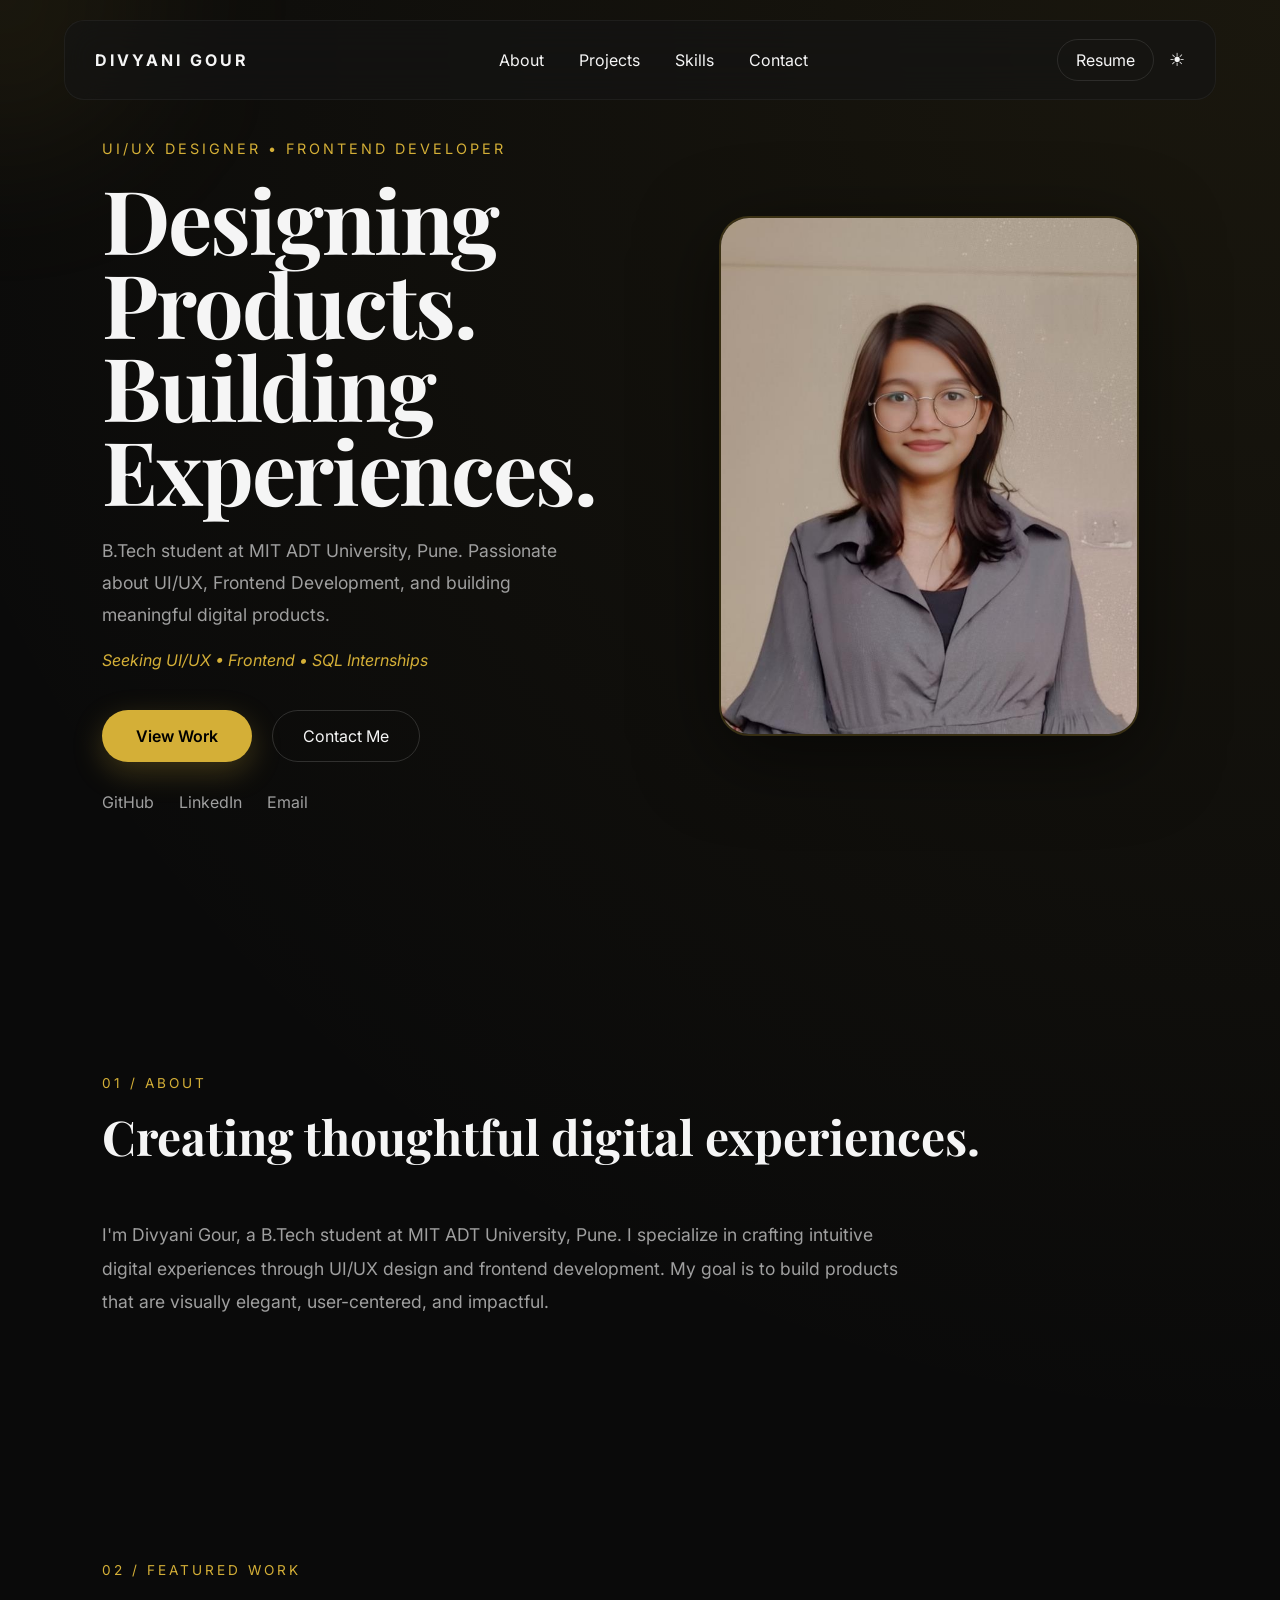
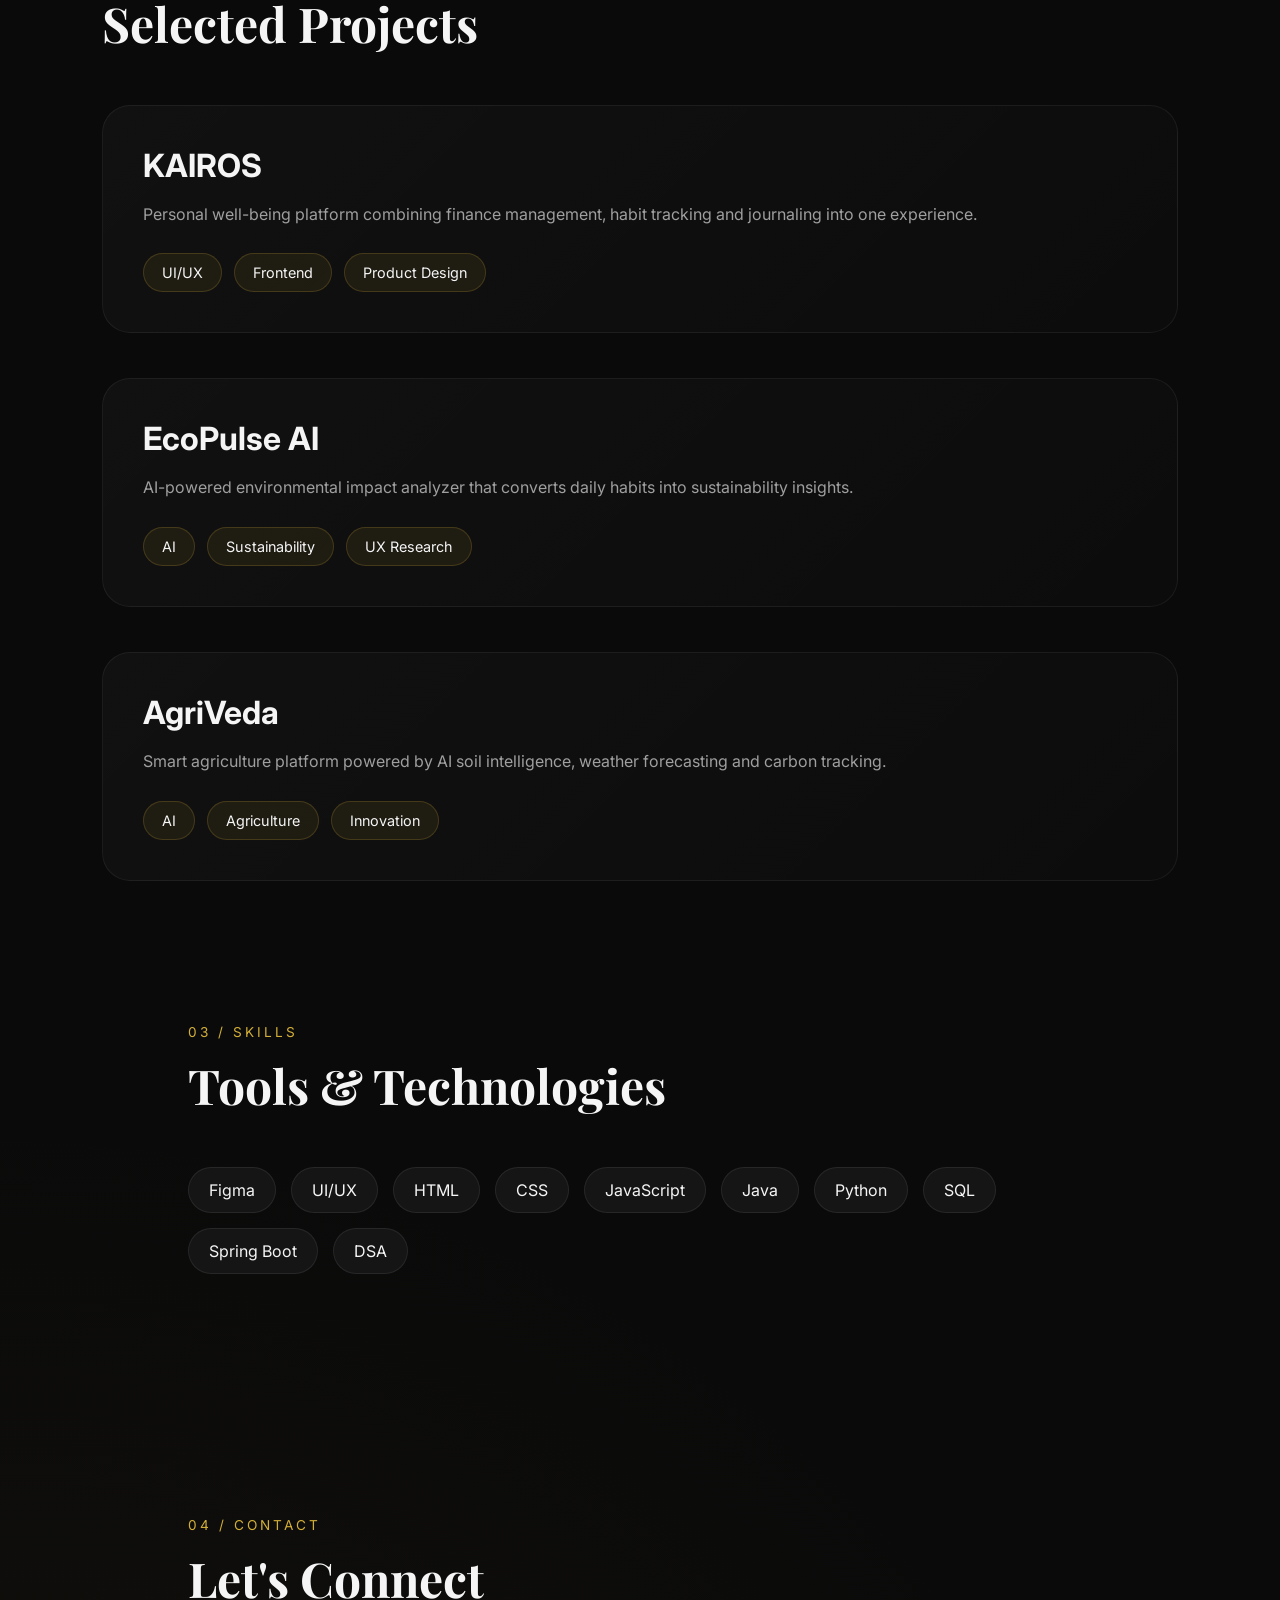
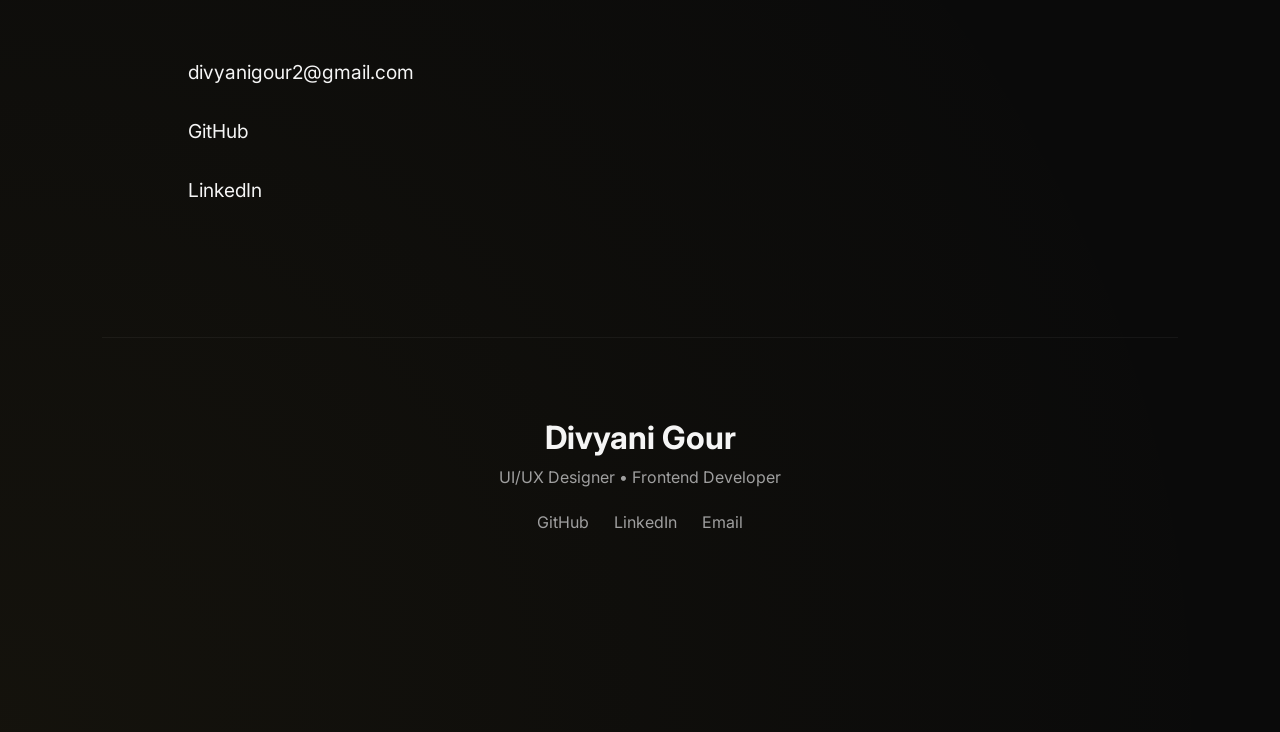
<file: index.html>
<!DOCTYPE html>
<html lang="en">

<head>
    <meta charset="UTF-8">
    <meta name="viewport" content="width=device-width, initial-scale=1.0">

    <title>Divyani Gour | UI/UX Designer & Frontend Developer</title>

    <link rel="stylesheet" href="css/style.css">

    <link rel="preconnect" href="https://fonts.googleapis.com">
    <link rel="preconnect" href="https://fonts.gstatic.com" crossorigin>

    <link href="https://fonts.googleapis.com/css2?family=Inter:wght@300;400;500;600;700&family=Playfair+Display:wght@500;600;700&display=swap" rel="stylesheet">
</head>

<body>
    <div class="scroll-progress"></div>

    <div class="cursor-glow"></div>

    <nav class="navbar">

        <div class="logo">DIVYANI GOUR</div>

        <ul class="nav-links">
            <li><a href="#about">About</a></li>
            <li><a href="#projects">Projects</a></li>
            <li><a href="#skills">Skills</a></li>
            <li><a href="#contact">Contact</a></li>
        </ul>

        <div class="nav-actions">
            <a href="assets/resume/resume.pdf" download class="resume-btn">
                Resume
            </a>

            <button id="theme-toggle">☀</button>
        </div>

    </nav>

   

    <section class="hero">

        <div class="hero-content">

            <p class="tag">
                UI/UX DESIGNER • FRONTEND DEVELOPER
            </p>

            <h1>
                Designing Products.<br>
                Building Experiences.
            </h1>

            <p class="hero-description">
                B.Tech student at MIT ADT University, Pune.
                Passionate about UI/UX, Frontend Development,
                and building meaningful digital products.
            </p>

            <div class="signature">
                Seeking UI/UX • Frontend • SQL Internships
            </div>

            <div class="hero-buttons">
                <a href="#projects" class="primary-btn">View Work</a>
                <a href="#contact" class="secondary-btn">Contact Me</a>
            </div>
            
            <div class="social-sidebar">
                <a href="https://github.com/divyanithakur" target="_blank">GitHub</a>
                <a href="https://www.linkedin.com/in/divyani-gour-309607332" target="_blank">LinkedIn</a>
                <a href="mailto:divyanigour2@gmail.com">Email</a>
            </div>

        </div>

        <div class="hero-image">
            <img src="assets/images/divyani.jpg" alt="Divyani Gour">
        </div>

    </section>

    <section id="about">

        <div class="section-header">
            <span>01 / ABOUT</span>
            <h2>Creating thoughtful digital experiences.</h2>
        </div>

        <p class="about-text">
            I'm Divyani Gour, a B.Tech student at MIT ADT University, Pune.
            I specialize in crafting intuitive digital experiences through
            UI/UX design and frontend development. My goal is to build products
            that are visually elegant, user-centered, and impactful.
        </p>
    </section>

    <section id="projects" class="projects">

        <div class="section-header">
            <span>02 / FEATURED WORK</span>
            <h2>Selected Projects</h2>
        </div>
    
        <div class="projects-grid">
    
            <div class="project-card">
    
                <div class="project-content">
                    <h3>KAIROS</h3>
    
                    <p>
                        Personal well-being platform combining finance management,
                        habit tracking and journaling into one experience.
                    </p>
    
                    <div class="project-tags">
                        <span>UI/UX</span>
                        <span>Frontend</span>
                        <span>Product Design</span>
                    </div>
                </div>
    
            </div>
    
            <div class="project-card">
    
                <div class="project-content">
                    <h3>EcoPulse AI</h3>
    
                    <p>
                        AI-powered environmental impact analyzer that converts
                        daily habits into sustainability insights.
                    </p>
    
                    <div class="project-tags">
                        <span>AI</span>
                        <span>Sustainability</span>
                        <span>UX Research</span>
                    </div>
                </div>
    
            </div>
    
            <div class="project-card">
    
                <div class="project-content">
                    <h3>AgriVeda</h3>
    
                    <p>
                        Smart agriculture platform powered by AI soil intelligence,
                        weather forecasting and carbon tracking.
                    </p>
    
                    <div class="project-tags">
                        <span>AI</span>
                        <span>Agriculture</span>
                        <span>Innovation</span>
                    </div>
                </div>
    
            </div>
    
        </div>
    

    <section id="skills">

        <div class="section-header">
            <span>03 / SKILLS</span>
            <h2>Tools & Technologies</h2>
        </div>

        <div class="skill-tags">
            <span>Figma</span>
            <span>UI/UX</span>
            <span>HTML</span>
            <span>CSS</span>
            <span>JavaScript</span>
            <span>Java</span>
            <span>Python</span>
            <span>SQL</span>
            <span>Spring Boot</span>
            <span>DSA</span>
        </div>

    </section>

    <section id="contact">

        <div class="section-header">
            <span>04 / CONTACT</span>
            <h2>Let's Connect</h2>
        </div>

        <a href="mailto:divyanigour2@gmail.com" class="contact-mail">
            divyanigour2@gmail.com
        </a>

        <br><br>

        <a href="https://github.com/divyanithakur" target="_blank" class="contact-mail">
            GitHub
        </a>

        <br><br>

        <a href="https://www.linkedin.com/in/divyani-gour-309607332" target="_blank" class="contact-mail">
            LinkedIn
        </a>

    </section>
    <footer class="footer">

        <h3>Divyani Gour</h3>
    
        <p>
            UI/UX Designer • Frontend Developer
        </p>
    
        <div class="footer-links">
    
            <a href="https://github.com/divyanithakur" target="_blank">
                GitHub
            </a>
    
            <a href="https://www.linkedin.com/in/divyani-gour-309607332" target="_blank">
                LinkedIn
            </a>
    
            <a href="mailto:divyanigour2@gmail.com">
                Email
            </a>
    
        </div>
    
    </footer>

    <script src="js/main.js"></script>

</body>
</html>
</file>
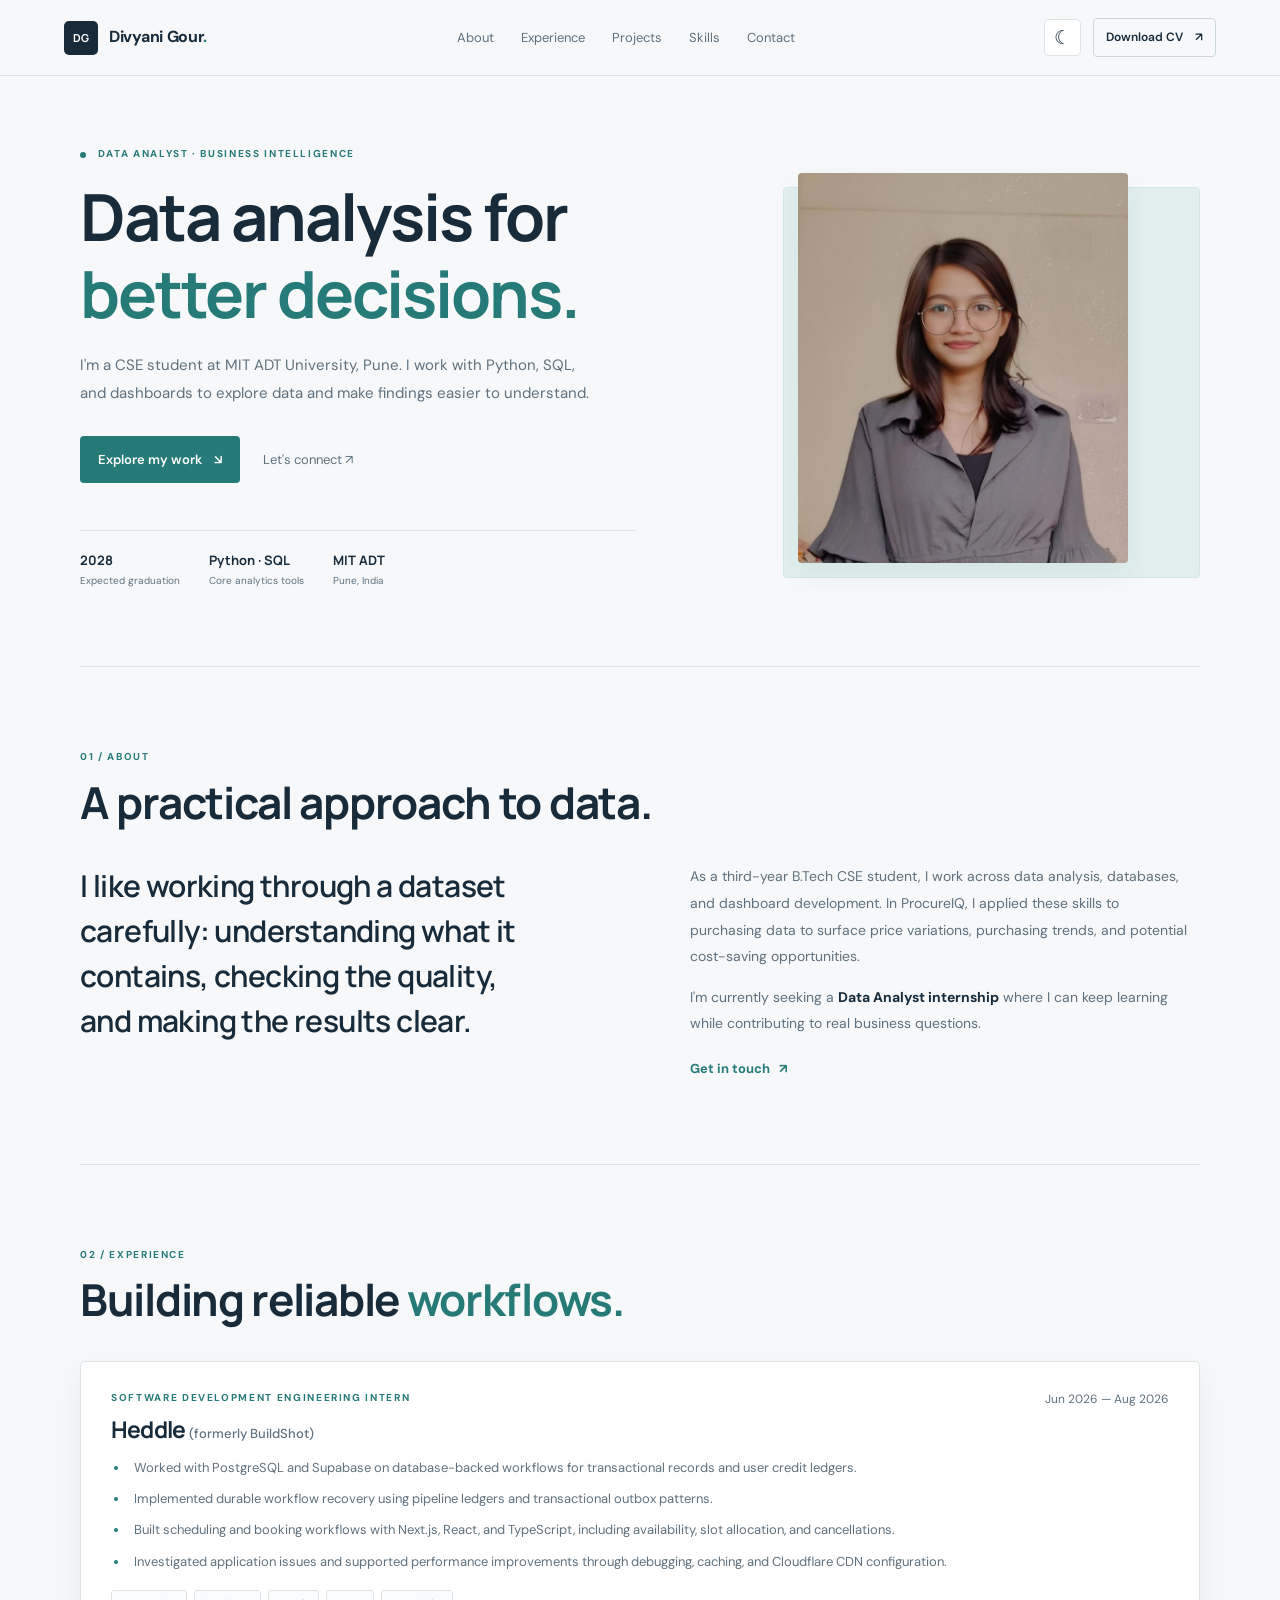
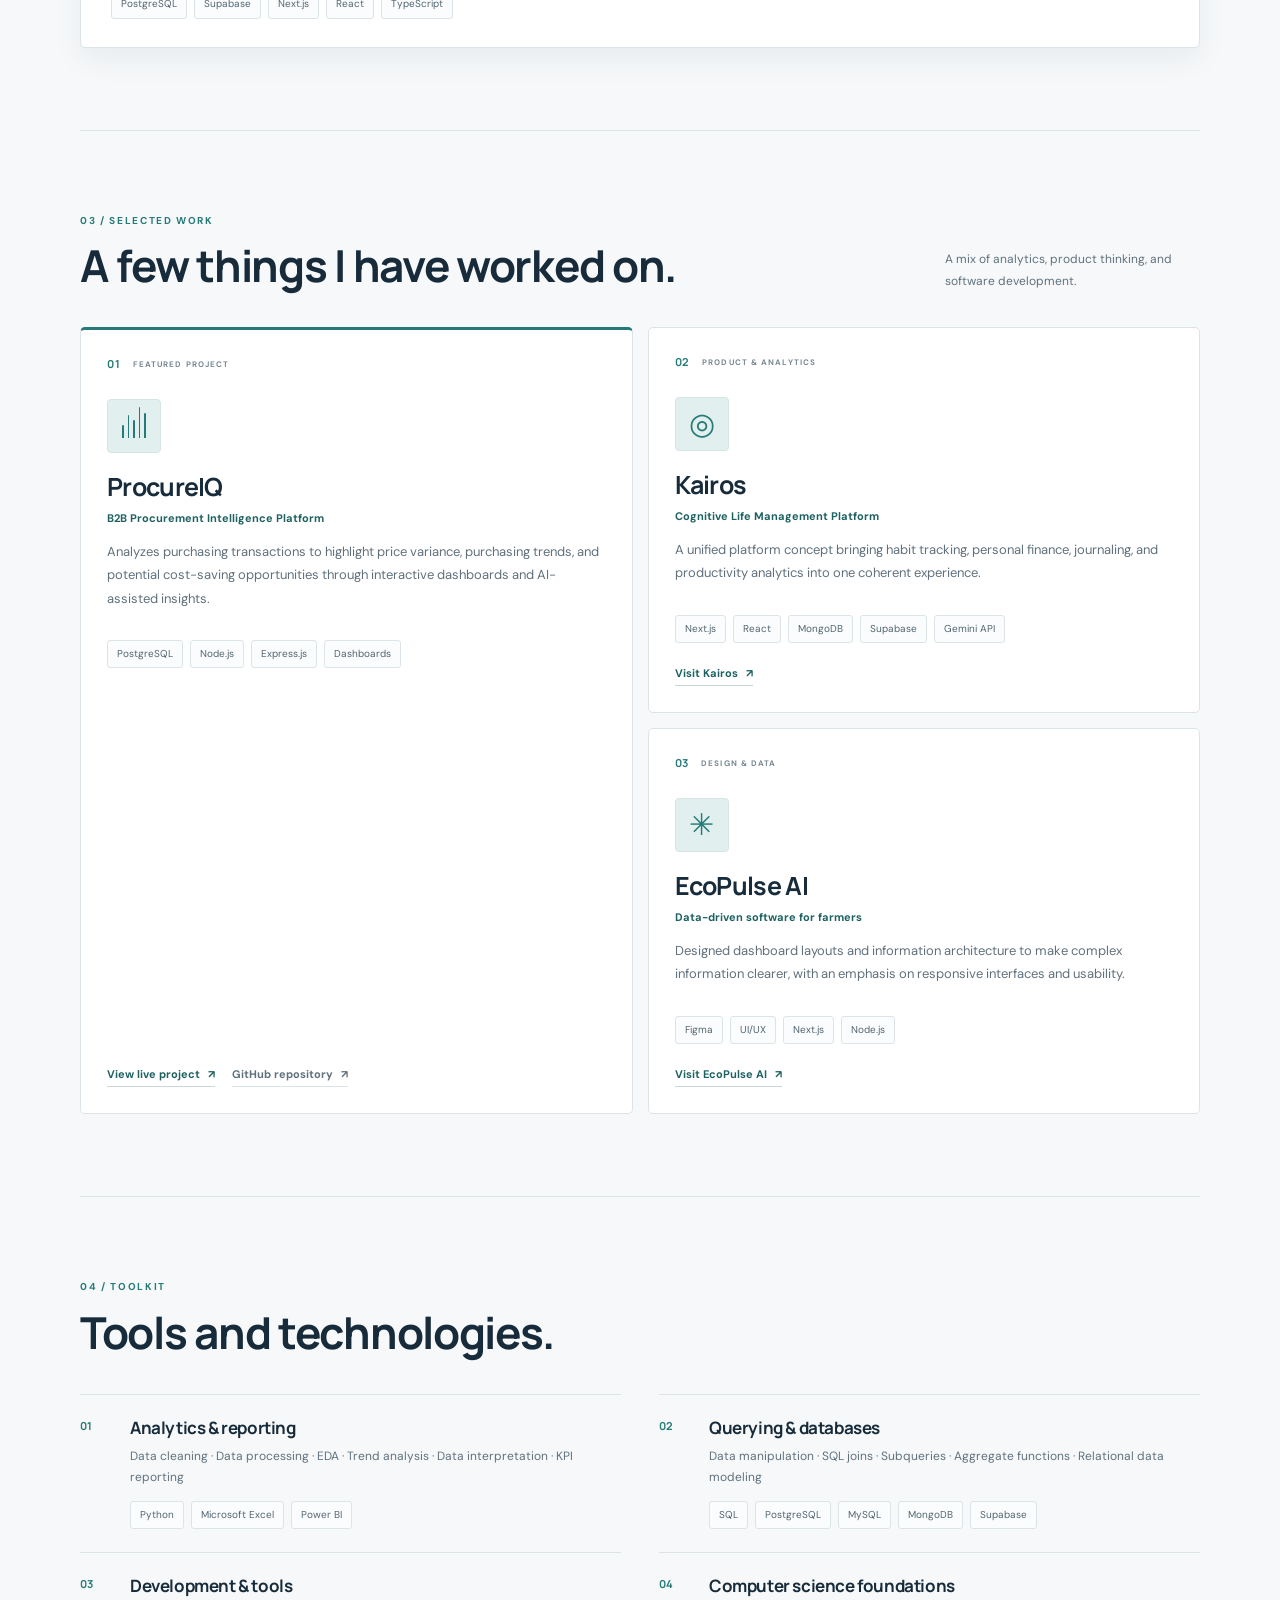
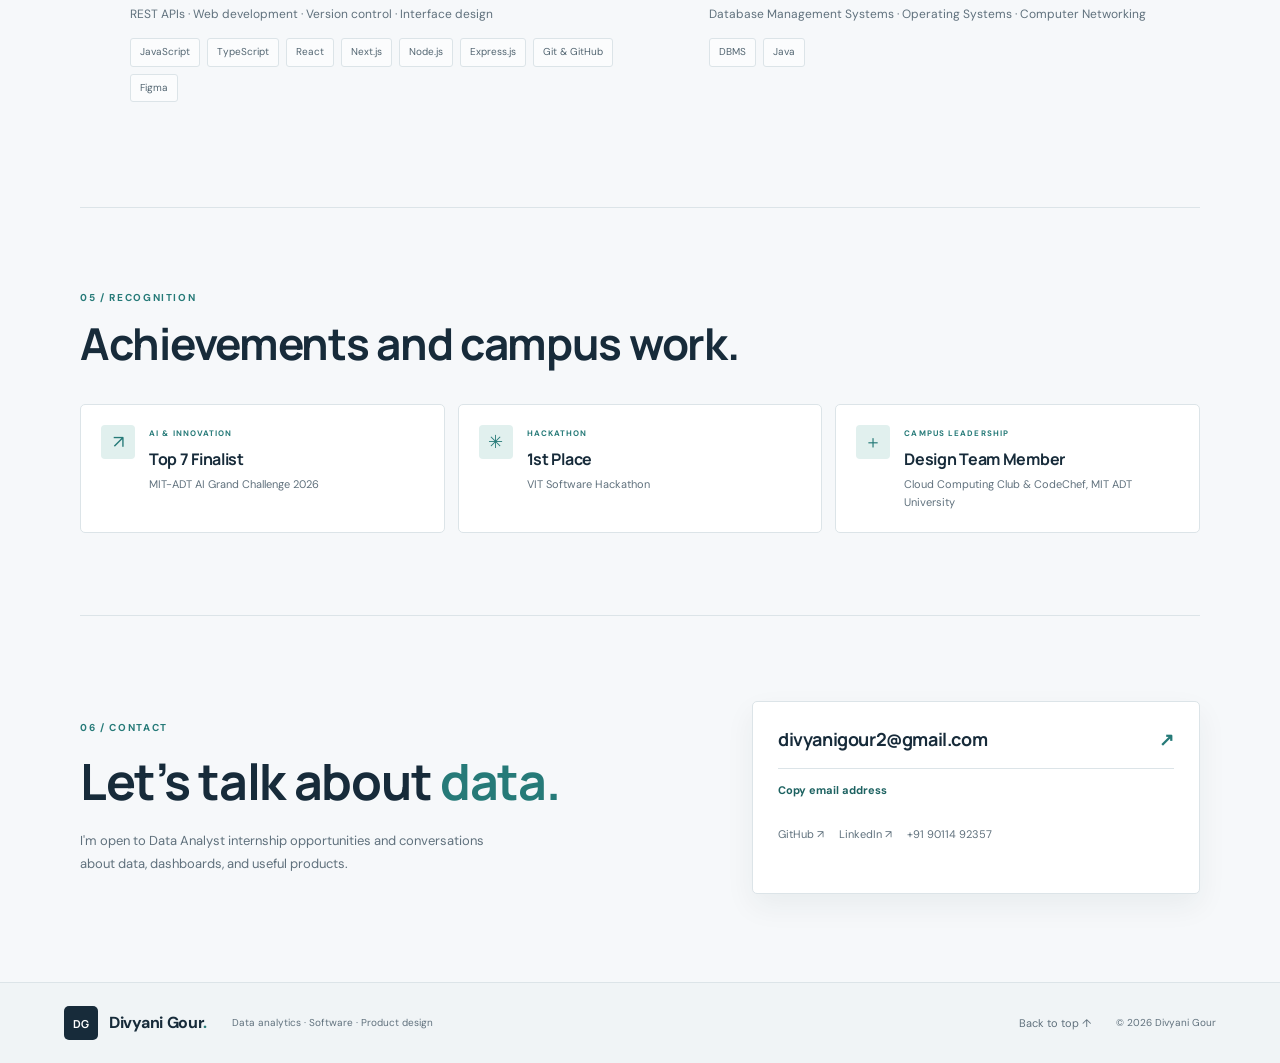
<file: Divyani-Portfolio-Updated/index.html>
<!doctype html>
<html lang="en">
<head>
  <meta charset="utf-8">
  <meta name="viewport" content="width=device-width, initial-scale=1">
  <meta name="theme-color" content="#f6f8fa">
  <meta name="description" content="Divyani Vinodsing Gour — Data Analyst focused on Python, SQL, PostgreSQL, Power BI and business insights.">
  <title>Divyani Vinodsing Gour — Data Analyst</title>
  <link rel="preconnect" href="https://fonts.googleapis.com">
  <link rel="preconnect" href="https://fonts.gstatic.com" crossorigin>
  <link href="https://fonts.googleapis.com/css2?family=DM+Sans:wght@400;500;600;700&family=Manrope:wght@400;500;600;700;800&display=swap" rel="stylesheet">
  <link rel="stylesheet" href="css/style.css">
  <script src="js/main.js" defer></script>
</head>
<body>
  <a class="skip-link" href="#main">Skip to content</a>
  <header class="site-header">
    <a class="brand" href="#home" aria-label="Divyani Gour, home"><span class="brand-mark">DG</span><span>Divyani Gour<span class="brand-dot">.</span></span></a>
    <button class="menu-toggle" id="menu-toggle" type="button" aria-label="Open navigation" aria-expanded="false" aria-controls="nav-links"><span></span><span></span></button>
    <nav class="nav-links" id="nav-links" aria-label="Main navigation">
      <a href="#about">About</a><a href="#experience">Experience</a><a href="#projects">Projects</a><a href="#skills">Skills</a><a href="#contact">Contact</a>
    </nav>
    <div class="header-actions">
      <button class="theme-toggle" id="theme-toggle" type="button" aria-label="Switch to light theme" title="Toggle theme"><span aria-hidden="true">☼</span></button>
      <a class="button button-small button-outline" href="assets/resume/Divyani-Gour-Data-Analyst-Resume.pdf" download>Download CV <span aria-hidden="true">↗</span></a>
    </div>
  </header>

  <main id="main">
    <section class="hero section-wrap" id="home">
      <div class="hero-copy">
        <p class="eyebrow"><span class="status-dot"></span> DATA ANALYST · BUSINESS INTELLIGENCE</p>
        <h1>Data analysis for <span class="accent-text">better decisions.</span></h1>
        <p class="hero-summary">I'm a CSE student at MIT ADT University, Pune. I work with Python, SQL, and dashboards to explore data and make findings easier to understand.</p>
        <div class="hero-actions"><a class="button button-primary" href="#projects">Explore my work <span aria-hidden="true">↘</span></a><a class="text-link" href="#contact">Let's connect <span aria-hidden="true">↗</span></a></div>
        <div class="hero-facts"><div><strong>2028</strong><span>Expected graduation</span></div><div><strong>Python · SQL</strong><span>Core analytics tools</span></div><div><strong>MIT ADT</strong><span>Pune, India</span></div></div>
      </div>
      <div class="hero-visual">
        <div class="visual-grid" aria-hidden="true"></div>
        <div class="profile-frame"><img src="assets/images/divyani.jpg" alt="Portrait of Divyani Gour" fetchpriority="high"></div>
      </div>
    </section>

    <section class="section-wrap section-block" id="about">
      <div class="section-heading"><p class="eyebrow">01 / ABOUT</p><h2>A practical approach to data.</h2></div>
      <div class="about-layout"><p class="large-copy">I like working through a dataset carefully: understanding what it contains, checking the quality, and making the results clear.</p><div class="about-detail"><p>As a third-year B.Tech CSE student, I work across data analysis, databases, and dashboard development. In ProcureIQ, I applied these skills to purchasing data to surface price variations, purchasing trends, and potential cost-saving opportunities.</p><p>I'm currently seeking a <strong>Data Analyst internship</strong> where I can keep learning while contributing to real business questions.</p><a class="inline-link" href="mailto:divyanigour2@gmail.com">Get in touch <span aria-hidden="true">↗</span></a></div></div>
    </section>

    <section class="section-wrap section-block" id="experience">
      <div class="section-heading"><p class="eyebrow">02 / EXPERIENCE</p><h2>Building reliable <span class="accent-text">workflows.</span></h2></div>
      <article class="experience-card">
        <div class="experience-top"><div><p class="eyebrow">SOFTWARE DEVELOPMENT ENGINEERING INTERN</p><h3>Heddle <span>(formerly BuildShot)</span></h3></div><p class="date-label">Jun 2026 — Aug 2026</p></div>
        <ul class="clean-list"><li>Worked with PostgreSQL and Supabase on database-backed workflows for transactional records and user credit ledgers.</li><li>Implemented durable workflow recovery using pipeline ledgers and transactional outbox patterns.</li><li>Built scheduling and booking workflows with Next.js, React, and TypeScript, including availability, slot allocation, and cancellations.</li><li>Investigated application issues and supported performance improvements through debugging, caching, and Cloudflare CDN configuration.</li></ul>
        <div class="tag-row"><span>PostgreSQL</span><span>Supabase</span><span>Next.js</span><span>React</span><span>TypeScript</span></div>
      </article>
    </section>

    <section class="section-wrap section-block" id="projects">
      <div class="section-heading section-heading-row"><div><p class="eyebrow">03 / SELECTED WORK</p><h2>A few things I have worked on.</h2></div><p class="heading-note">A mix of analytics, product thinking, and software development.</p></div>
      <div class="project-grid">
        <article class="project-card project-featured">
          <div class="project-number">01 <span>FEATURED PROJECT</span></div><div class="project-symbol symbol-bars" aria-hidden="true"><i></i><i></i><i></i><i></i><i></i></div>
          <h3>ProcureIQ</h3><p class="project-type">B2B Procurement Intelligence Platform</p>
          <p>Analyzes purchasing transactions to highlight price variance, purchasing trends, and potential cost-saving opportunities through interactive dashboards and AI-assisted insights.</p>
          <div class="tag-row"><span>PostgreSQL</span><span>Node.js</span><span>Express.js</span><span>Dashboards</span></div>
          <div class="project-links"><a class="project-action" href="https://procureiq-6yry.onrender.com/" target="_blank" rel="noopener noreferrer">View live project <span aria-hidden="true">↗</span></a><a class="project-action project-action-secondary" href="https://github.com/divyanithakur/procureiq" target="_blank" rel="noopener noreferrer">GitHub repository <span aria-hidden="true">↗</span></a></div>
        </article>
        <article class="project-card">
          <div class="project-number">02 <span>PRODUCT & ANALYTICS</span></div><div class="project-symbol symbol-orbit" aria-hidden="true">◎</div>
          <h3>Kairos</h3><p class="project-type">Cognitive Life Management Platform</p>
          <p>A unified platform concept bringing habit tracking, personal finance, journaling, and productivity analytics into one coherent experience.</p>
          <div class="tag-row"><span>Next.js</span><span>React</span><span>MongoDB</span><span>Supabase</span><span>Gemini API</span></div>
          <div class="project-links"><a href="https://kairos-buildshot.vercel.app/" target="_blank" rel="noopener noreferrer">Visit Kairos <span aria-hidden="true">↗</span></a></div>
        </article>
        <article class="project-card">
          <div class="project-number">03 <span>DESIGN & DATA</span></div><div class="project-symbol symbol-leaf" aria-hidden="true">✳</div>
          <h3>EcoPulse AI</h3><p class="project-type">Data-driven software for farmers</p>
          <p>Designed dashboard layouts and information architecture to make complex information clearer, with an emphasis on responsive interfaces and usability.</p>
          <div class="tag-row"><span>Figma</span><span>UI/UX</span><span>Next.js</span><span>Node.js</span></div>
          <div class="project-links"><a href="https://ecopulse-ai-eight.vercel.app/" target="_blank" rel="noopener noreferrer">Visit EcoPulse AI <span aria-hidden="true">↗</span></a></div>
        </article>
      </div>
    </section>

    <section class="section-wrap section-block" id="skills">
      <div class="section-heading"><p class="eyebrow">04 / TOOLKIT</p><h2>Tools and technologies.</h2></div>
      <div class="skills-layout">
        <article class="skill-group"><span class="skill-index">01</span><div><h3>Analytics & reporting</h3><p>Data cleaning · Data processing · EDA · Trend analysis · Data interpretation · KPI reporting</p><div class="tag-row"><span>Python</span><span>Microsoft Excel</span><span>Power BI</span></div></div></article>
        <article class="skill-group"><span class="skill-index">02</span><div><h3>Querying & databases</h3><p>Data manipulation · SQL joins · Subqueries · Aggregate functions · Relational data modeling</p><div class="tag-row"><span>SQL</span><span>PostgreSQL</span><span>MySQL</span><span>MongoDB</span><span>Supabase</span></div></div></article>
        <article class="skill-group"><span class="skill-index">03</span><div><h3>Development & tools</h3><p>REST APIs · Web development · Version control · Interface design</p><div class="tag-row"><span>JavaScript</span><span>TypeScript</span><span>React</span><span>Next.js</span><span>Node.js</span><span>Express.js</span><span>Git & GitHub</span><span>Figma</span></div></div></article>
        <article class="skill-group"><span class="skill-index">04</span><div><h3>Computer science foundations</h3><p>Database Management Systems · Operating Systems · Computer Networking</p><div class="tag-row"><span>DBMS</span><span>Java</span></div></div></article>
      </div>
    </section>

    <section class="section-wrap section-block achievements" id="achievements">
      <div class="section-heading"><p class="eyebrow">05 / RECOGNITION</p><h2>Achievements and campus work.</h2></div>
      <div class="achievement-grid"><article><span class="achievement-mark">↗</span><div><p class="achievement-label">AI & INNOVATION</p><h3>Top 7 Finalist</h3><p>MIT-ADT AI Grand Challenge 2026</p></div></article><article><span class="achievement-mark">✳</span><div><p class="achievement-label">HACKATHON</p><h3>1st Place</h3><p>VIT Software Hackathon</p></div></article><article><span class="achievement-mark">＋</span><div><p class="achievement-label">CAMPUS LEADERSHIP</p><h3>Design Team Member</h3><p>Cloud Computing Club & CodeChef, MIT ADT University</p></div></article></div>
    </section>

    <section class="section-wrap contact-section" id="contact">
      <div><p class="eyebrow">06 / CONTACT</p><h2>Let’s talk about <span class="accent-text">data.</span></h2><p class="contact-copy">I'm open to Data Analyst internship opportunities and conversations about data, dashboards, and useful products.</p></div>
      <div class="contact-panel"><a class="contact-email" href="mailto:divyanigour2@gmail.com">divyanigour2@gmail.com <span aria-hidden="true">↗</span></a><button class="copy-email" id="copy-email" type="button">Copy email address</button><div class="contact-links"><a href="https://github.com/divyanithakur" target="_blank" rel="noopener noreferrer">GitHub ↗</a><a href="https://www.linkedin.com/in/divyani-gour-309607332/" target="_blank" rel="noopener noreferrer">LinkedIn ↗</a><a href="tel:+919011492357">+91 90114 92357</a></div><p class="copy-status" id="copy-status" role="status" aria-live="polite"></p></div>
    </section>
  </main>

  <footer class="site-footer"><a class="brand" href="#home"><span class="brand-mark">DG</span><span>Divyani Gour<span class="brand-dot">.</span></span></a><p>Data analytics · Software · Product design</p><a href="#home" class="back-top">Back to top ↑</a><span class="copyright">© <span id="year"></span> Divyani Gour</span></footer>
</body>
</html>
</file>
<file: css/style.css>
:root{
    --bg:#0a0a0a;
    --surface:#151515;
    --text:#f5f5f5;
    --muted:#9f9f9f;
    --accent:#d4af37;
}

.light-mode{
    --bg:#fafafa;
    --surface:#ffffff;
    --text:#111111;
    --muted:#666666;
    --accent:#b8860b;
}

*{
    margin:0;
    padding:0;
    box-sizing:border-box;
}

html{
    scroll-behavior:smooth;
}

body{
    font-family:'Inter',sans-serif;
    background:
radial-gradient(circle at top right,
rgba(212,175,55,.08),
transparent 35%),

radial-gradient(circle at bottom left,
rgba(212,175,55,.05),
transparent 30%),

var(--bg);
    color:var(--text);
    overflow-x:hidden;
    transition:.3s ease;
}

/* Glow Effect */

.cursor-glow{
    position:fixed;
    width:300px;
    height:300px;
    background:rgba(212,175,55,.08);
    border-radius:50%;
    filter:blur(80px);
    pointer-events:none;
    left:0;
    top:0;
    transform:translate(-50%,-50%);
    z-index:-1;
}

/* Navbar */

.navbar{
    position:fixed;
    top:20px;
    left:50%;
    transform:translateX(-50%);

    width:90%;
    max-width:1200px;

    padding:18px 30px;

    display:flex;
    justify-content:space-between;
    align-items:center;

    background:rgba(20,20,20,.65);
    backdrop-filter:blur(20px);

    border:1px solid rgba(255,255,255,.05);
    border-radius:20px;

    z-index:1000;
}

.logo{
    font-weight:700;
    letter-spacing:3px;
    white-space:nowrap;
}

.nav-links{
    display:flex;
    list-style:none;
    gap:35px;
}

.nav-links a{
    text-decoration:none;
    color:var(--text);
    transition:.3s;
}

.nav-links a:hover{
    color:var(--accent);
}

.nav-actions{
    display:flex;
    align-items:center;
    gap:15px;
}

.resume-btn{
    text-decoration:none;
    color:var(--text);
    border:1px solid rgba(255,255,255,.1);
    padding:10px 18px;
    border-radius:50px;
    transition:.3s;
}

.resume-btn:hover{
    background:var(--accent);
    color:#000;
}

#theme-toggle{
    background:none;
    border:none;
    color:var(--text);
    cursor:pointer;
    font-size:1.1rem;
}

/* Hero */

.hero{
    min-height:100vh;
    padding:140px 8%;
    display:flex;
    align-items:center;
    justify-content:space-between;
    gap:80px;
}

.hero-content{
    flex:1;
}

.tag{
    color:var(--accent);
    letter-spacing:3px;
    margin-bottom:20px;
    font-size:.9rem;
}

.hero h1{
    font-family:'Playfair Display',serif;
    font-size:clamp(3rem,7vw,5.5rem);
    line-height:.95;
    letter-spacing:-2px;
    margin-bottom:24px;
}

.hero-description{
    max-width:550px;
    color:var(--muted);
    line-height:1.8;
    font-size:1.1rem;
}

.signature{
    margin-top:20px;
    color:var(--accent);
    font-style:italic;
}

.hero-buttons{
    display:flex;
    gap:20px;
    margin-top:40px;
}

.primary-btn{
    padding:16px 34px;

    background:var(--accent);

    color:#000;

    text-decoration:none;

    border-radius:50px;

    font-weight:600;

    transition:.35s ease;

    box-shadow:
    0 10px 30px rgba(212,175,55,.25);
}

.primary-btn:hover{
    transform:translateY(-4px);
}

.secondary-btn{
    padding:15px 30px;
    border:1px solid rgba(255,255,255,.15);
    border-radius:50px;
    text-decoration:none;
    color:var(--text);
}

.hero-image{
    flex:1;
    display:flex;
    justify-content:center;
}

.hero-image img{
    width:420px;
    height:520px;
    object-fit:cover;

    border-radius:30px;
    border:2px solid rgba(212,175,55,.2);

    box-shadow:0 20px 80px rgba(0,0,0,.5);

    transition:.4s ease;
}

.hero-image img:hover{
    transform:translateY(-8px);
}

/* Sections */

section{
    padding:120px 8%;
    position:relative;
}

.section-header{
    margin-bottom:50px;
}

.section-header span{
    color:var(--accent);
    letter-spacing:3px;
    font-size:.85rem;
}

.section-header h2{
    font-family:'Playfair Display',serif;
    font-size:3rem;
    margin-top:12px;
}

/* About */

.about-text{
    max-width:800px;
    color:var(--muted);
    line-height:1.9;
    font-size:1.1rem;
}

/* Projects */

.project-card{
    background:var(--surface);
    padding:35px;
    border-radius:24px;
    margin-bottom:20px;

    border:1px solid rgba(255,255,255,.05);

    transition:.3s ease;
}

.project-card:hover{
    transform:translateY(-6px);
    border-color:var(--accent);
}

.project-card h3{
    margin-bottom:12px;
    font-size:1.8rem;
}

.project-card p{
    color:var(--muted);
    line-height:1.7;
}

/* Skills */

.skill-tags{
    display:flex;
    flex-wrap:wrap;
    gap:15px;
}

.skill-tags span{
    padding:12px 20px;

    background:var(--surface);

    border-radius:50px;

    border:1px solid rgba(255,255,255,.08);

    transition:.3s;
}

.skill-tags span:hover{

    border-color:var(--accent);

    transform:translateY(-4px);

    color:var(--accent);
}

/* Contact */

.contact-mail{
    text-decoration:none;
    color:var(--text);
    font-size:1.2rem;
    display:inline-block;
    margin-bottom:15px;
}

.contact-mail:hover{
    color:var(--accent);
}

.social-sidebar{
    position:static;

    display:flex;
    gap:25px;

    margin-top:30px;
}

.social-sidebar a{
    text-decoration:none;
    color:var(--muted);
    transition:.3s;
}

.social-sidebar a:hover{
    color:var(--accent);
}

/* Mobile */

@media(max-width:900px){

    .hero{
        flex-direction:column-reverse;
        text-align:center;
        gap:50px;
    }

    .hero-description{
        margin:auto;
    }

    .hero-buttons{
        justify-content:center;
    }

    .hero-image img{
        width:300px;
        height:400px;
    }

    .nav-links{
        display:none;
    }

    .social-sidebar{
        display:none;
    }

    .section-header h2{
        font-size:2.2rem;
    }
}
.projects-grid{
    display:grid;
    gap:25px;
}

.project-card{
    background:linear-gradient(
        135deg,
        rgba(255,255,255,.03),
        rgba(255,255,255,.01)
    );

    border:1px solid rgba(255,255,255,.06);

    padding:40px;

    border-radius:28px;

    transition:.4s ease;

    cursor:pointer;
}

.project-card:hover{
    transform:translateY(-10px);
    border-color:var(--accent);

    box-shadow:
    0 20px 60px rgba(212,175,55,.08);
}

.project-card h3{
    font-size:2rem;
    margin-bottom:15px;
}

.project-card p{
    color:var(--muted);
    line-height:1.8;
    margin-bottom:25px;
}

.project-tags{
    display:flex;
    gap:12px;
    flex-wrap:wrap;
}

.project-tags span{
    padding:10px 18px;

    border-radius:50px;

    background:rgba(212,175,55,.08);

    border:1px solid rgba(212,175,55,.2);

    font-size:.9rem;
}
.scroll-progress{
    position:fixed;
    top:0;
    left:0;

    width:0%;
    height:3px;

    background:var(--accent);

    z-index:9999;
}

.footer{
    padding:80px 8%;

    text-align:center;

    border-top:1px solid rgba(255,255,255,.05);
}

.footer h3{
    font-size:2rem;
    margin-bottom:10px;
}

.footer p{
    color:var(--muted);
    margin-bottom:25px;
}

.footer-links{
    display:flex;
    justify-content:center;
    gap:25px;
    flex-wrap:wrap;
}

.footer-links a{
    text-decoration:none;
    color:var(--muted);
    transition:.3s;
}

.footer-links a:hover{
    color:var(--accent);
}
.availability{
    display:inline-block;

    margin-top:20px;

    padding:12px 20px;

    border-radius:50px;

    background:rgba(212,175,55,.08);

    border:1px solid rgba(212,175,55,.2);

    color:var(--accent);

    font-size:.9rem;
}
</file>
<file: Divyani-Portfolio-Updated/css/style.css>
/* Divyani Gour portfolio — restrained, product-led visual system */
:root{
  color-scheme:light;
  --bg:#f6f8fa;
  --surface:#ffffff;
  --surface-soft:#eef3f5;
  --text:#172b3a;
  --muted:#60717d;
  --line:#dce4e8;
  --accent:#267a78;
  --accent-strong:#1d6261;
  --accent-soft:#e1f0ee;
  --header:rgba(246,248,250,.94);
  --shadow:0 12px 30px rgba(23,43,58,.06);
}
:root.light{color-scheme:light}
:root:not(.light){
  color-scheme:dark;
  --bg:#101c27;--surface:#172632;--surface-soft:#1d3340;--text:#edf3f5;--muted:#a6b5bf;
  --line:#2a3d49;--accent:#70c6bd;--accent-strong:#8bd8cf;--accent-soft:#203d43;
  --header:rgba(16,28,39,.94);--shadow:0 12px 30px rgba(0,0,0,.15);
}
:root:not(.light) .tag-row span{background:#172632;color:#b6c5cd}
:root:not(.light) .hero-visual:before{background:#203d43;border-color:#31555a}
:root:not(.light) .site-footer{background:#0c1720}
:root:not(.light) .profile-frame{background:#263944}
:root:not(.light) .skip-link{background:var(--accent);color:#10242d}
*{box-sizing:border-box}
html{scroll-behavior:smooth;scroll-padding-top:92px}
body{margin:0;background:var(--bg);color:var(--text);font-family:"DM Sans",Arial,sans-serif;line-height:1.65;-webkit-font-smoothing:antialiased}
a{color:inherit;text-decoration:none}
button{font:inherit}
.skip-link{position:absolute;top:-60px;left:16px;z-index:1000;padding:10px 14px;background:var(--text);color:#fff}
.skip-link:focus{top:12px}
.site-header{height:76px;position:sticky;top:0;z-index:50;display:flex;align-items:center;justify-content:space-between;gap:28px;padding:0 max(5vw,24px);background:var(--header);border-bottom:1px solid var(--line);backdrop-filter:blur(12px)}
.brand{display:inline-flex;align-items:center;gap:11px;font-weight:700;letter-spacing:-.3px;white-space:nowrap}
.brand-mark{display:grid;place-items:center;width:34px;height:34px;background:var(--text);color:#fff;font:700 11px Manrope,sans-serif;border-radius:5px}
.brand-dot,.accent-text{color:var(--accent)}
.nav-links,.header-actions{display:flex;align-items:center;gap:27px}
.nav-links a,.text-link,.inline-link{font-size:13px;color:var(--muted);transition:color .15s ease}
.nav-links a:hover,.text-link:hover,.inline-link:hover{color:var(--accent)}
.header-actions{gap:12px}
.theme-toggle,.menu-toggle{border:1px solid var(--line);background:var(--surface);color:var(--text);width:37px;height:37px;cursor:pointer;border-radius:5px}
.theme-toggle{font-size:19px;line-height:1}
.button{display:inline-flex;align-items:center;justify-content:center;gap:12px;padding:12px 17px;border:1px solid transparent;border-radius:4px;font-weight:600;font-size:13px;transition:background .15s,border-color .15s,color .15s}
.button-small{padding:9px 12px;font-size:12px}
.button-outline{border-color:#cbd6dc;background:transparent}
.button-outline:hover{border-color:var(--accent);color:var(--accent)}
.button-primary{background:var(--accent);color:#fff}
.button-primary:hover{background:var(--accent-strong)}
.menu-toggle{display:none}
.section-wrap{width:min(1120px,90%);margin-inline:auto}
.hero{min-height:590px;display:grid;grid-template-columns:1.08fr .92fr;align-items:center;gap:8%;padding-top:64px;padding-bottom:70px}
.eyebrow{margin:0 0 16px;color:var(--accent);font-size:10px;font-weight:700;letter-spacing:1.65px}
.status-dot{display:inline-block;width:6px;height:6px;margin-right:8px;border-radius:50%;background:var(--accent);vertical-align:middle}
h1,h2,h3,p{margin-top:0}
h1,h2,h3{font-family:Manrope,"DM Sans",sans-serif;letter-spacing:-.8px;line-height:1.18}
h1{max-width:610px;margin-bottom:20px;font-size:clamp(42px,5.2vw,65px);font-weight:700;letter-spacing:-2px}
h2{margin-bottom:0;font-size:clamp(30px,3.7vw,44px);letter-spacing:-1.3px}
.hero-summary{max-width:510px;color:var(--muted);font-size:15px;line-height:1.85}
.hero-actions{display:flex;align-items:center;gap:23px;margin-top:28px}
.hero-facts{display:flex;gap:29px;margin-top:47px;padding-top:20px;border-top:1px solid var(--line)}
.hero-facts div{display:grid;gap:4px}
.hero-facts strong{font:700 13px Manrope,sans-serif}
.hero-facts span{color:var(--muted);font-size:10px}
.hero-visual{position:relative;min-height:420px;display:grid;place-items:center}
.visual-grid{display:none}
.hero-visual:before{content:"";position:absolute;inset:7% 0 0 12%;background:var(--accent-soft);border:1px solid #d5e7e5;border-radius:4px}
.profile-frame{position:relative;width:min(76%,330px);height:390px;padding:0;border:0;border-radius:4px;background:#e6ecee;overflow:hidden;box-shadow:var(--shadow)}
.profile-frame img{width:100%;height:100%;object-fit:cover;object-position:center 34%;border-radius:0;filter:none}
.floating-card,.visual-caption{display:none!important}
.section-block{padding-top:82px;padding-bottom:82px;border-top:1px solid var(--line)}
.section-heading{margin-bottom:35px}
.section-heading .eyebrow{margin-bottom:11px}
.about-layout{display:grid;grid-template-columns:1fr 1fr;gap:9%}
.large-copy{max-width:440px;font:600 clamp(22px,2.8vw,30px)/1.5 Manrope,sans-serif;letter-spacing:-.6px}
.about-detail{max-width:500px;color:var(--muted);font-size:14px;line-height:1.9}
.about-detail strong{color:var(--text)}
.inline-link{display:inline-flex;gap:9px;margin-top:6px;color:var(--accent);font-weight:700}
.experience-card{padding:28px 30px;background:var(--surface);border:1px solid var(--line);border-radius:5px;box-shadow:var(--shadow)}
.experience-top{display:flex;justify-content:space-between;gap:20px}
.experience-top .eyebrow{margin-bottom:9px}
.experience-top h3{margin-bottom:0;font-size:23px}
.experience-top h3 span{font:500 13px "DM Sans",sans-serif;letter-spacing:0;color:var(--muted)}
.date-label{color:var(--muted);font-size:12px;white-space:nowrap}
.clean-list{padding-left:18px;color:var(--muted);font-size:13px;line-height:1.8}
.clean-list li{padding-left:5px;margin:8px 0}
.clean-list li::marker{color:var(--accent)}
.tag-row{display:flex;flex-wrap:wrap;gap:7px;margin-top:17px}
.tag-row span{padding:5px 9px;border:1px solid var(--line);border-radius:3px;background:#fbfcfd;color:#526571;font-size:10px}
.section-heading-row{display:flex;align-items:end;justify-content:space-between;gap:20px}
.heading-note{max-width:255px;margin:0;color:var(--muted);font-size:12px;line-height:1.8}
.project-grid{display:grid;grid-template-columns:repeat(2,minmax(0,1fr));gap:15px}
.project-card{position:relative;display:flex;flex-direction:column;align-items:flex-start;min-height:350px;padding:26px;background:var(--surface);border:1px solid var(--line);border-radius:5px;transition:border-color .15s,box-shadow .15s}
.project-card:hover{border-color:#9bbfbd;box-shadow:var(--shadow)}
.project-featured{grid-row:span 2;min-height:100%;border-top:3px solid var(--accent)}
.project-number{display:flex;align-items:center;gap:12px;color:var(--accent);font:700 11px Manrope,sans-serif;letter-spacing:.8px}
.project-number span{color:#788994;font:700 8px "DM Sans",sans-serif;letter-spacing:1.1px}
.project-symbol{display:grid;place-items:center;width:54px;height:54px;margin:28px 0 19px;border:1px solid #d5e5e4;border-radius:4px;color:var(--accent);background:var(--accent-soft)}
.symbol-bars{display:flex;align-items:end;justify-content:center;gap:4px;padding:14px}
.symbol-bars i{display:block;width:5px;background:var(--accent);border-radius:1px 1px 0 0}
.symbol-bars i:nth-child(1){height:13px}.symbol-bars i:nth-child(2){height:23px}.symbol-bars i:nth-child(3){height:18px}.symbol-bars i:nth-child(4){height:31px}.symbol-bars i:nth-child(5){height:25px}
.symbol-orbit,.symbol-leaf{font-size:30px}
.project-card h3{margin-bottom:7px;font-size:25px;letter-spacing:-.7px}
.project-type{margin-bottom:13px;color:var(--accent-strong);font-size:11px;font-weight:700}
.project-card>p:not(.project-type):not(.project-note){max-width:510px;color:var(--muted);font-size:13px;line-height:1.8}
.project-links{display:flex;flex-wrap:wrap;gap:17px;margin-top:auto;padding-top:21px}
.project-links a{display:inline-flex;align-items:center;gap:8px;padding-bottom:3px;border-bottom:1px solid #c8d8d9;color:var(--accent-strong);font-size:11px;font-weight:700}
.project-links a:hover{border-color:var(--accent);color:var(--text)}
.project-links .project-action-secondary{color:var(--muted);border-color:var(--line)}
.project-note{margin:auto 0 0;padding-top:20px;color:var(--muted);font-size:11px}
.skills-layout{display:grid;grid-template-columns:1fr 1fr;gap:0 38px}
.skill-group{display:grid;grid-template-columns:35px 1fr;gap:15px;padding:23px 0;border-top:1px solid var(--line)}
.skill-index{color:var(--accent);font:700 11px Manrope,sans-serif}
.skill-group h3{margin:0 0 8px;font-size:17px;letter-spacing:-.4px}
.skill-group p{margin:0;color:var(--muted);font-size:12px;line-height:1.8}
.skill-group .tag-row{margin-top:12px}
.achievement-grid{display:grid;grid-template-columns:repeat(3,1fr);gap:13px}
.achievement-grid article{display:flex;gap:14px;align-items:flex-start;padding:20px;background:var(--surface);border:1px solid var(--line);border-radius:5px}
.achievement-mark{display:grid;place-items:center;flex:0 0 34px;height:34px;background:var(--accent-soft);color:var(--accent);border-radius:4px;font-size:18px}
.achievement-label{margin:2px 0 9px;color:var(--accent);font-size:8px;font-weight:700;letter-spacing:1.1px}
.achievement-grid h3{margin-bottom:6px;font-size:16px;letter-spacing:-.3px}
.achievement-grid article p:last-child{margin:0;color:var(--muted);font-size:11px;line-height:1.7}
.contact-section{display:grid;grid-template-columns:1fr .8fr;gap:10%;align-items:center;padding-top:85px;padding-bottom:88px;border-top:1px solid var(--line)}
.contact-section h2{font-size:clamp(34px,4.2vw,50px)}
.contact-copy{max-width:410px;margin:18px 0 0;color:var(--muted);font-size:13px;line-height:1.8}
.contact-panel{padding:25px;background:var(--surface);border:1px solid var(--line);border-radius:5px;box-shadow:var(--shadow)}
.contact-email{display:flex;align-items:center;justify-content:space-between;gap:10px;padding-bottom:17px;border-bottom:1px solid var(--line);font:700 clamp(15px,1.9vw,18px) Manrope,sans-serif;letter-spacing:-.4px;overflow-wrap:anywhere}
.contact-email span{color:var(--accent)}
.copy-email{margin-top:12px;padding:0;border:0;background:none;color:var(--accent-strong);font-size:11px;font-weight:700;cursor:pointer}
.contact-links{display:flex;flex-wrap:wrap;gap:15px;margin-top:23px}
.contact-links a{color:var(--muted);font-size:11px}
.contact-links a:hover{color:var(--accent)}
.copy-status{min-height:15px;margin:10px 0 0;color:var(--accent);font-size:11px}
.site-footer{display:flex;align-items:center;gap:25px;padding:23px 5%;border-top:1px solid var(--line);background:#f0f4f6}
.site-footer p{margin:0;color:var(--muted);font-size:10px}
.back-top{margin-left:auto;color:var(--muted);font-size:11px}
.copyright{color:var(--muted);font-size:10px}
@media(max-width:850px){.site-header{gap:15px;padding-inline:5%}.nav-links{gap:15px}.nav-links a{font-size:12px}.hero{gap:4%;min-height:550px}.hero-facts{gap:19px}.profile-frame{height:340px}.achievement-grid{grid-template-columns:1fr}.achievement-grid article{padding:17px}}
@media(max-width:650px){html{scroll-padding-top:75px}.site-header{height:68px}.brand{font-size:13px}.header-actions{gap:7px}.header-actions .button{padding:8px;font-size:10px}.theme-toggle{width:33px;height:33px}.menu-toggle{display:flex;flex-direction:column;align-items:center;justify-content:center;gap:5px;width:34px;height:34px;margin-left:auto}.menu-toggle span{width:14px;height:1.5px;background:var(--text)}.nav-links{position:absolute;top:67px;left:0;right:0;display:none;flex-direction:column;align-items:stretch;gap:0;padding:8px 5% 14px;background:var(--header);border-bottom:1px solid var(--line)}.nav-links.open{display:flex}.nav-links a{padding:11px 0;border-bottom:1px solid var(--line);font-size:13px}.nav-links a:last-child{border:0}.hero{grid-template-columns:1fr;gap:24px;padding-top:42px;padding-bottom:54px}.hero-copy{order:1}.hero-visual{order:0;min-height:280px}.hero-visual:before{inset:5% 9% 0}.profile-frame{width:205px;height:260px}.hero h1{font-size:clamp(40px,11vw,57px);letter-spacing:-1.6px}.hero-summary{font-size:14px}.hero-facts{justify-content:space-between;gap:10px;margin-top:34px}.hero-facts strong{font-size:11px}.hero-facts span{font-size:9px}.section-block{padding-top:62px;padding-bottom:62px}.section-heading{margin-bottom:27px}.about-layout,.contact-section{grid-template-columns:1fr;gap:18px}.large-copy{font-size:24px}.experience-card{padding:20px}.experience-top{flex-direction:column;gap:4px}.experience-top h3{font-size:21px}.date-label{margin:0}.section-heading-row{display:block}.heading-note{margin-top:13px}.project-grid,.skills-layout{grid-template-columns:1fr}.project-featured{grid-row:auto;min-height:0}.project-card{min-height:320px;padding:22px}.project-featured{min-height:390px}.project-symbol{margin-top:24px}.achievement-grid{gap:9px}.contact-section{padding-top:62px;padding-bottom:64px}.contact-panel{padding:19px}.site-footer{flex-wrap:wrap;gap:13px}.site-footer p{order:3;flex-basis:100%}.back-top{margin-left:auto}}
@media(prefers-reduced-motion:reduce){*,*::before,*::after{scroll-behavior:auto!important;transition:none!important;animation:none!important}}
</file>
